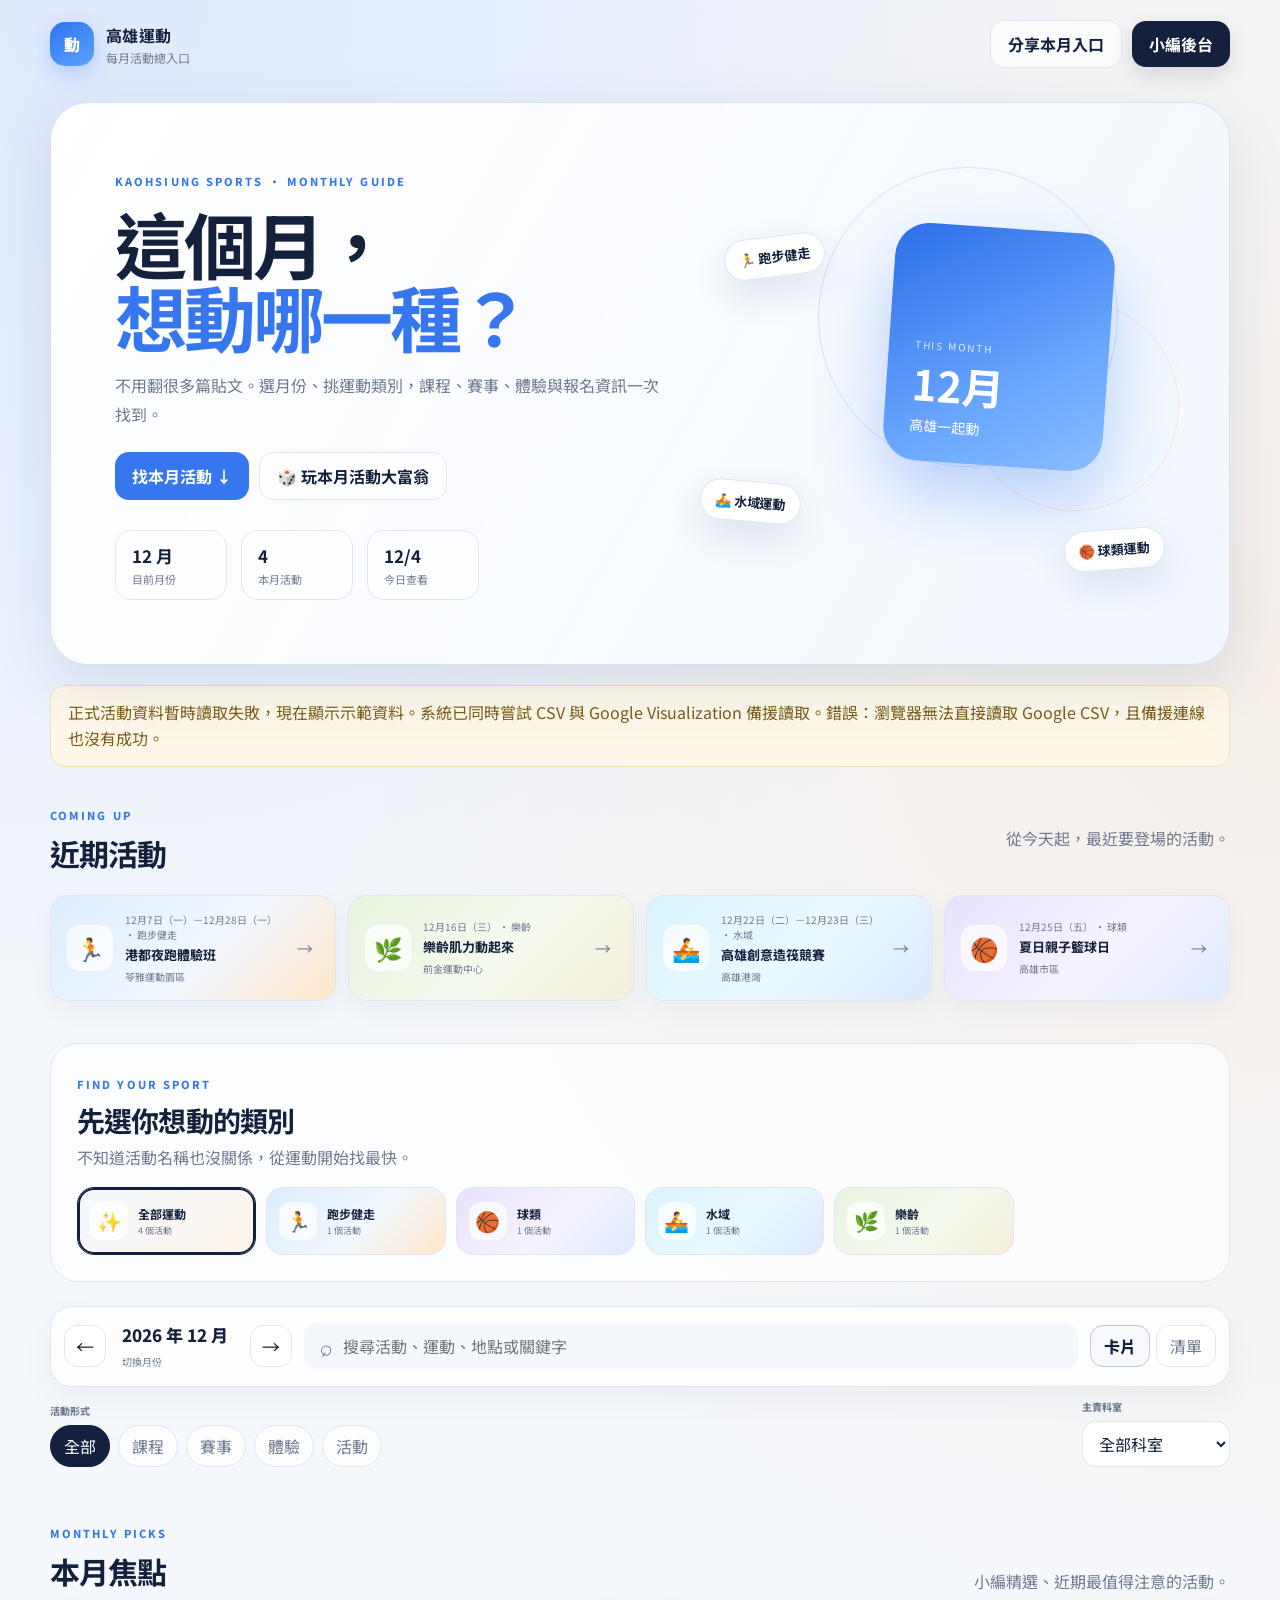
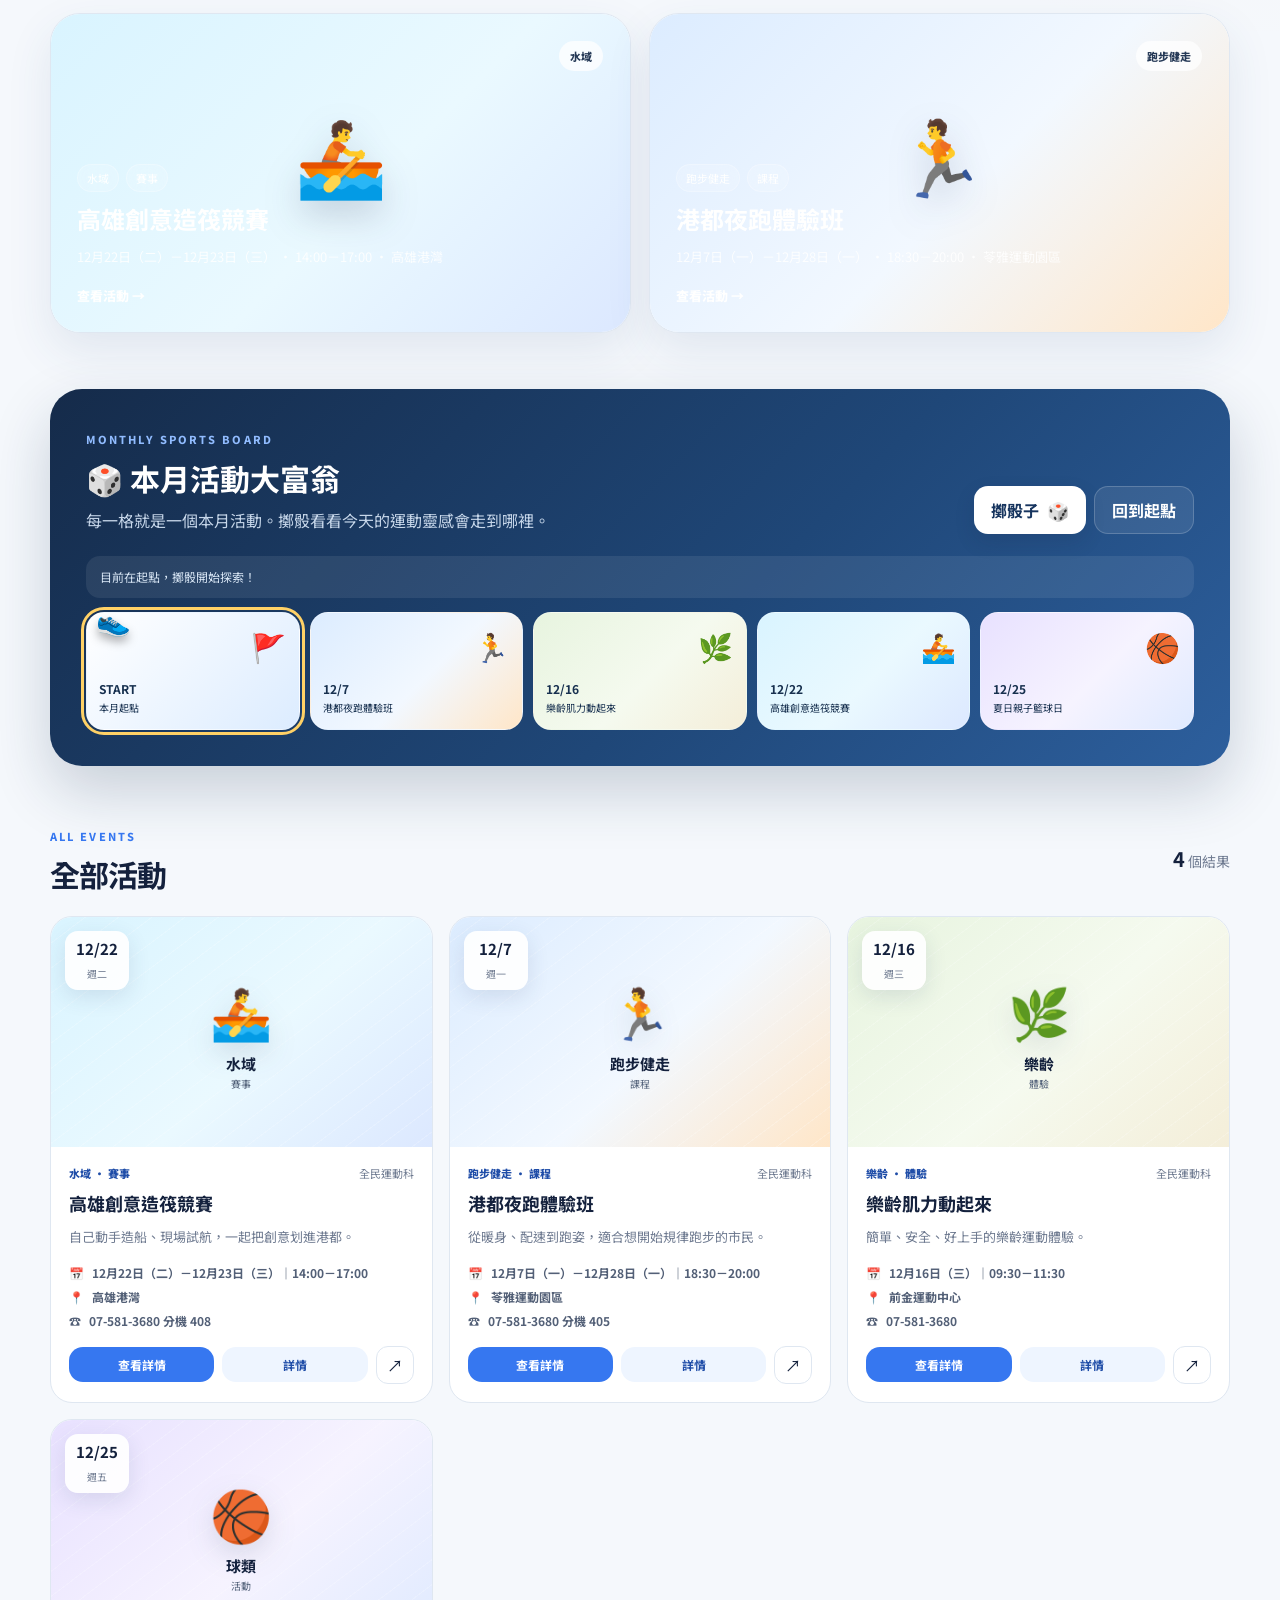
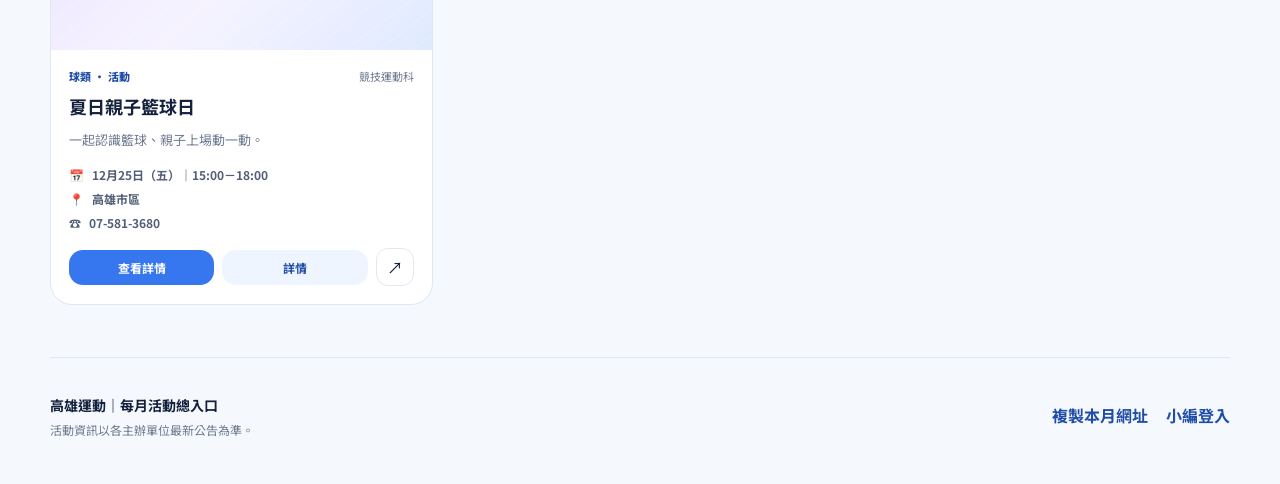
<file: index.html>
<!doctype html>
<html lang="zh-Hant">
<head>
  <meta charset="utf-8" />
  <meta name="viewport" content="width=device-width, initial-scale=1" />
  <meta name="theme-color" content="#f7fbff" />
  <meta name="description" content="高雄運動每月活動總入口：快速找最新活動、依運動類別篩選課程、賽事、體驗與報名資訊。" />
  <title>高雄運動｜每月活動總入口</title>
  <link rel="preconnect" href="https://fonts.googleapis.com" />
  <link rel="preconnect" href="https://fonts.gstatic.com" crossorigin />
  <link href="https://fonts.googleapis.com/css2?family=Noto+Sans+TC:wght@400;500;600;700;800;900&display=swap" rel="stylesheet" />
  <link rel="stylesheet" href="styles.css" />
</head>
<body>
  <div class="page-shell">
    <header class="site-header">
      <a class="brand" href="./" aria-label="回到活動總入口首頁">
        <span class="brand-mark" aria-hidden="true">動</span>
        <span><strong>高雄運動</strong><small>每月活動總入口</small></span>
      </a>
      <div class="header-actions">
        <button id="copyHubBtn" class="button button-ghost" type="button">分享本月入口</button>
        <a id="adminLink" class="button button-dark" href="admin.html">小編後台</a>
      </div>
    </header>

    <main>
      <section class="hero" aria-labelledby="heroTitle">
        <div class="hero-copy">
          <span class="eyebrow">KAOHSIUNG SPORTS · MONTHLY GUIDE</span>
          <h1 id="heroTitle">這個月，<br><span>想動哪一種？</span></h1>
          <p>不用翻很多篇貼文。選月份、挑運動類別，課程、賽事、體驗與報名資訊一次找到。</p>
          <div class="hero-actions">
            <button id="heroBrowseBtn" class="button button-primary" type="button">找本月活動 ↓</button>
            <button id="heroGameBtn" class="button button-ghost" type="button">🎲 玩本月活動大富翁</button>
          </div>
          <div class="hero-meta">
            <div><strong id="heroMonth">—</strong><span>目前月份</span></div>
            <div><strong id="heroCount">—</strong><span>本月活動</span></div>
            <div><strong id="heroUpdated">—</strong><span>今日查看</span></div>
          </div>
        </div>
        <div class="hero-art" aria-hidden="true">
          <div class="orbit orbit-one"></div><div class="orbit orbit-two"></div>
          <div class="sport-card sport-card-main"><span>THIS MONTH</span><strong id="heroCardMonth">—</strong><small>高雄一起動</small></div>
          <div class="floating-chip chip-run">🏃 跑步健走</div>
          <div class="floating-chip chip-water">🚣 水域運動</div>
          <div class="floating-chip chip-ball">🏀 球類運動</div>
        </div>
      </section>

      <section id="statusNotice" class="notice is-hidden" role="status"></section>

      <section id="latestSection" class="latest-section is-hidden" aria-labelledby="latestTitle">
        <div class="section-heading section-heading-row">
          <div><span class="eyebrow">COMING UP</span><h2 id="latestTitle">近期活動</h2></div>
          <p>從今天起，最近要登場的活動。</p>
        </div>
        <div id="latestRail" class="latest-rail"></div>
      </section>

      <section id="browseSection" class="browse-panel" aria-label="找活動">
        <div class="browse-head">
          <div><span class="eyebrow">FIND YOUR SPORT</span><h2>先選你想動的類別</h2><p>不知道活動名稱也沒關係，從運動開始找最快。</p></div>
          <button id="resetSportBtn" class="text-button is-hidden" type="button">清除運動類別</button>
        </div>
        <div id="sportFilters" class="sport-selector"></div>
      </section>

      <section class="toolbar" aria-label="活動篩選工具">
        <div class="month-nav">
          <button id="prevMonth" class="icon-button" type="button" aria-label="上個月">←</button>
          <button id="monthPickerBtn" class="month-display" type="button" aria-label="選擇月份"><span id="monthLabel">—</span><small>切換月份</small></button>
          <button id="nextMonth" class="icon-button" type="button" aria-label="下個月">→</button>
          <input id="monthPicker" type="month" class="visually-hidden" aria-label="選擇活動月份" />
        </div>
        <label class="search-box"><span aria-hidden="true">⌕</span><input id="searchInput" type="search" placeholder="搜尋活動、運動、地點或關鍵字" autocomplete="off" /></label>
        <div class="view-switch" role="group" aria-label="顯示模式">
          <button id="gridViewBtn" class="view-button is-active" type="button" aria-pressed="true">卡片</button>
          <button id="listViewBtn" class="view-button" type="button" aria-pressed="false">清單</button>
        </div>
      </section>

      <section class="filter-strip" aria-label="進階活動分類">
        <div class="filter-block"><span class="filter-label">活動形式</span><div id="typeFilters" class="chip-group"></div></div>
        <label class="department-control"><span>主責科室</span><select id="departmentFilter" class="select-control" aria-label="依科室篩選"><option value="">全部科室</option></select></label>
      </section>

      <section id="featuredSection" class="featured-section is-hidden" aria-labelledby="featuredTitle">
        <div class="section-heading"><div><span class="eyebrow">MONTHLY PICKS</span><h2 id="featuredTitle">本月焦點</h2></div><p>小編精選、近期最值得注意的活動。</p></div>
        <div id="featuredGrid" class="featured-grid"></div>
      </section>

      <section id="monopolySection" class="monopoly-section" aria-labelledby="monopolyTitle">
        <div class="monopoly-head">
          <div><span class="eyebrow">MONTHLY SPORTS BOARD</span><h2 id="monopolyTitle">🎲 本月活動大富翁</h2><p>每一格就是一個本月活動。擲骰看看今天的運動靈感會走到哪裡。</p></div>
          <div class="dice-actions"><button id="rollDiceBtn" class="button button-dark" type="button">擲骰子 <strong id="diceFace">🎲</strong></button><button id="resetBoardBtn" class="button button-ghost" type="button">回到起點</button></div>
        </div>
        <div id="boardMessage" class="board-message">目前在起點，擲骰開始探索！</div>
        <div id="monopolyBoard" class="monopoly-board" aria-live="polite"></div>
      </section>

      <section class="activities-section" aria-labelledby="activitiesTitle">
        <div class="section-heading section-heading-row"><div><span class="eyebrow">ALL EVENTS</span><h2 id="activitiesTitle">全部活動</h2></div><div class="result-count"><strong id="resultCount">0</strong> 個結果</div></div>
        <div id="activeFilterSummary" class="active-filter-summary is-hidden"></div>
        <div id="activityGrid" class="activity-grid"></div>
        <div id="emptyState" class="empty-state is-hidden"><div class="empty-icon">◌</div><h3>這個條件目前沒有活動</h3><p>換個月份、運動類別或搜尋關鍵字看看。</p><button id="resetFiltersBtn" class="button button-dark" type="button">清除全部篩選</button></div>
      </section>
    </main>

    <footer class="site-footer"><div><strong>高雄運動｜每月活動總入口</strong><p>活動資訊以各主辦單位最新公告為準。</p></div><div class="footer-actions"><button id="footerCopyBtn" class="text-button" type="button">複製本月網址</button><a class="text-button" href="admin.html">小編登入</a></div></footer>
  </div>

  <dialog id="detailDialog" class="detail-dialog"><button id="closeDialogBtn" class="dialog-close" type="button" aria-label="關閉">×</button><div id="detailContent"></div></dialog>
  <div id="toast" class="toast" role="status" aria-live="polite"></div>
  <script src="config.js"></script><script src="app.js"></script>
</body>
</html>
</file>
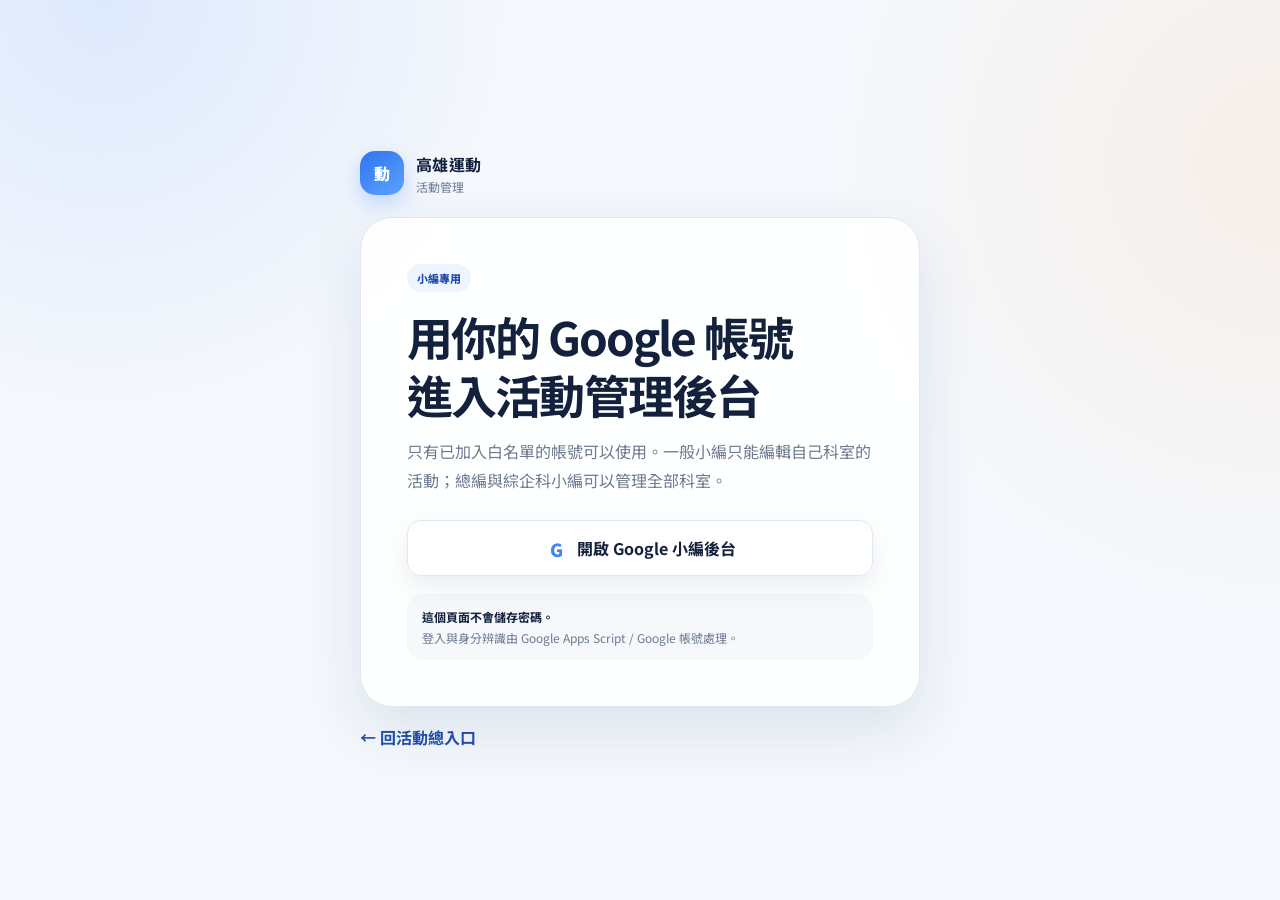
<file: admin.html>
<!doctype html>
<html lang="zh-Hant">
<head>
  <meta charset="utf-8" />
  <meta name="viewport" content="width=device-width, initial-scale=1" />
  <title>小編後台｜高雄運動活動總入口</title>
  <link rel="preconnect" href="https://fonts.googleapis.com" />
  <link rel="preconnect" href="https://fonts.gstatic.com" crossorigin />
  <link href="https://fonts.googleapis.com/css2?family=Noto+Sans+TC:wght@400;500;600;700;800&display=swap" rel="stylesheet" />
  <link rel="stylesheet" href="styles.css" />
</head>
<body class="admin-gateway-body">
  <main class="admin-gateway">
    <a class="brand" href="index.html">
      <span class="brand-mark" aria-hidden="true">動</span>
      <span><strong>高雄運動</strong><small>活動管理</small></span>
    </a>

    <section class="gateway-card">
      <div class="gateway-badge">小編專用</div>
      <h1>用你的 Google 帳號<br>進入活動管理後台</h1>
      <p>只有已加入白名單的帳號可以使用。一般小編只能編輯自己科室的活動；總編與綜企科小編可以管理全部科室。</p>

      <a id="openAdminBtn" class="button button-google" href="#" rel="noopener">
        <span class="google-g" aria-hidden="true">G</span>
        開啟 Google 小編後台
      </a>

      <div class="gateway-note">
        <strong>這個頁面不會儲存密碼。</strong>
        <span>登入與身分辨識由 Google Apps Script / Google 帳號處理。</span>
      </div>
    </section>

    <a class="text-button gateway-back" href="index.html">← 回活動總入口</a>
  </main>

  <script src="config.js"></script>
  <script>
    const button = document.getElementById('openAdminBtn');
    const url = (window.ACTIVITY_HUB_CONFIG && window.ACTIVITY_HUB_CONFIG.ADMIN_WEBAPP_URL || '').trim();
    if (url) {
      button.href = url;
      button.target = '_blank';
    } else {
      button.addEventListener('click', (event) => {
        event.preventDefault();
        alert('尚未設定 ADMIN_WEBAPP_URL。請依壓縮檔內 README 完成 Google Apps Script 部署後，再把網址貼到 config.js。');
      });
    }
  </script>
</body>
</html>
</file>
<file: styles.css>
:root {
  --bg: #f5f8fc;
  --surface: #ffffff;
  --surface-soft: #eef5ff;
  --ink: #14213d;
  --muted: #6e7a90;
  --line: #dfe7f1;
  --blue: #3677f0;
  --blue-deep: #1f4da8;
  --orange: #ff9c4a;
  --green: #3f9f78;
  --shadow: 0 22px 60px rgba(35, 73, 130, .12);
  --radius-xl: 30px;
  --radius-lg: 22px;
  --radius-md: 16px;
}

* { box-sizing: border-box; }
html { scroll-behavior: smooth; }
body {
  margin: 0;
  font-family: "Noto Sans TC", system-ui, -apple-system, BlinkMacSystemFont, "Segoe UI", sans-serif;
  color: var(--ink);
  background:
    radial-gradient(circle at 8% 0%, rgba(99, 155, 255, .16), transparent 28%),
    radial-gradient(circle at 100% 18%, rgba(255, 171, 92, .12), transparent 30%),
    var(--bg);
}
a { color: inherit; text-decoration: none; }
button, input, select, textarea { font: inherit; }
button, a { -webkit-tap-highlight-color: transparent; }
button { color: inherit; }

.page-shell { width: min(1180px, calc(100% - 36px)); margin: 0 auto; }
.site-header {
  min-height: 88px;
  display: flex;
  align-items: center;
  justify-content: space-between;
  gap: 20px;
}
.brand { display: inline-flex; align-items: center; gap: 12px; }
.brand-mark {
  display: grid; place-items: center;
  width: 44px; height: 44px;
  border-radius: 15px;
  background: linear-gradient(145deg, #2f74ef, #5ca2ff);
  color: white; font-weight: 900;
  box-shadow: 0 8px 20px rgba(54, 119, 240, .26);
}
.brand strong { display: block; font-size: 16px; letter-spacing: .03em; }
.brand small { display: block; color: var(--muted); margin-top: 2px; font-size: 12px; }
.header-actions { display: flex; align-items: center; gap: 10px; }

.button {
  border: 0;
  border-radius: 14px;
  padding: 11px 17px;
  display: inline-flex;
  align-items: center;
  justify-content: center;
  gap: 8px;
  font-weight: 700;
  cursor: pointer;
  transition: transform .18s ease, box-shadow .18s ease, background .18s ease;
}
.button:hover { transform: translateY(-1px); }
.button-dark { background: var(--ink); color: white; box-shadow: 0 8px 20px rgba(20, 33, 61, .14); }
.button-ghost { background: rgba(255,255,255,.7); color: var(--ink); border: 1px solid var(--line); }
.button-primary { background: var(--blue); color: white; }
.button-soft { background: var(--surface-soft); color: var(--blue-deep); }
.button-google { width: 100%; background: white; border: 1px solid var(--line); box-shadow: 0 10px 28px rgba(45, 72, 120, .10); padding: 15px 20px; }
.google-g { display: grid; place-items: center; width: 24px; height: 24px; border-radius: 50%; color: #4285f4; font-size: 18px; font-weight: 900; }
.text-button { border: 0; background: transparent; color: var(--blue-deep); cursor: pointer; font-weight: 700; padding: 0; }

.hero {
  position: relative;
  overflow: hidden;
  min-height: 420px;
  margin-top: 14px;
  border-radius: 38px;
  padding: clamp(30px, 5vw, 68px);
  display: grid;
  grid-template-columns: 1.08fr .92fr;
  gap: 30px;
  background:
    linear-gradient(120deg, rgba(255,255,255,.98), rgba(241,247,255,.94)),
    white;
  border: 1px solid rgba(213, 226, 242, .9);
  box-shadow: var(--shadow);
}
.hero-copy { position: relative; z-index: 2; align-self: center; }
.eyebrow { display: inline-block; font-size: 11px; letter-spacing: .19em; font-weight: 800; color: var(--blue); }
.hero h1 { margin: 15px 0 18px; font-size: clamp(42px, 6vw, 72px); line-height: 1.02; letter-spacing: -.045em; }
.hero h1 span { color: var(--blue); }
.hero p { max-width: 610px; margin: 0; color: var(--muted); line-height: 1.8; font-size: 16px; }
.hero-meta { display: flex; flex-wrap: wrap; gap: 14px; margin-top: 30px; }
.hero-meta > div { min-width: 112px; padding: 12px 16px; border-radius: 16px; background: rgba(255,255,255,.74); border: 1px solid var(--line); }
.hero-meta strong { display: block; font-size: 17px; }
.hero-meta span { display: block; color: var(--muted); font-size: 11px; margin-top: 3px; }

.hero-art { position: relative; min-height: 290px; }
.orbit { position: absolute; border: 1px solid rgba(54,119,240,.18); border-radius: 50%; }
.orbit-one { width: 300px; height: 300px; right: 10%; top: 0; }
.orbit-two { width: 210px; height: 210px; right: -3%; top: 31%; border-color: rgba(255,156,74,.2); }
.sport-card {
  position: absolute; right: 12%; top: 14%; width: 220px; aspect-ratio: 1 / 1.08;
  border-radius: 34px; padding: 26px;
  display: flex; flex-direction: column; justify-content: flex-end;
  color: white;
  background: linear-gradient(150deg, #2d6ee8, #6aa8ff 66%, #8bbcff);
  box-shadow: 0 30px 70px rgba(47, 116, 239, .32);
  transform: rotate(4deg);
}
.sport-card span { font-size: 10px; letter-spacing: .19em; opacity: .82; }
.sport-card strong { font-size: 42px; line-height: 1.15; margin: 7px 0; }
.sport-card small { font-size: 14px; }
.floating-chip {
  position: absolute; z-index: 3; padding: 10px 14px; border-radius: 999px;
  background: white; border: 1px solid var(--line); box-shadow: 0 15px 35px rgba(44, 78, 130, .13);
  font-size: 13px; font-weight: 700;
}
.chip-run { left: 6%; top: 16%; transform: rotate(-7deg); }
.chip-water { left: 1%; bottom: 18%; transform: rotate(5deg); }
.chip-class { right: 0; bottom: 7%; transform: rotate(-4deg); }

.toolbar {
  margin: 24px 0 12px;
  padding: 13px;
  border-radius: 22px;
  background: rgba(255,255,255,.86);
  border: 1px solid var(--line);
  box-shadow: 0 12px 30px rgba(61, 87, 127, .06);
  display: grid;
  grid-template-columns: auto 1fr auto;
  gap: 12px;
  align-items: center;
  backdrop-filter: blur(14px);
}
.month-nav { display: flex; align-items: center; gap: 7px; }
.icon-button, .view-button {
  border: 1px solid var(--line); background: white; cursor: pointer; border-radius: 13px; min-height: 42px;
}
.icon-button { width: 42px; font-size: 18px; }
.month-display { border: 0; background: transparent; cursor: pointer; min-width: 130px; text-align: left; padding: 2px 9px; }
.month-display span { display: block; font-size: 17px; font-weight: 800; }
.month-display small { color: var(--muted); font-size: 10px; }
.search-box { min-height: 46px; border-radius: 14px; background: #f4f7fb; display: flex; align-items: center; gap: 10px; padding: 0 14px; }
.search-box span { color: var(--muted); font-size: 22px; transform: rotate(-15deg); }
.search-box input { width: 100%; border: 0; outline: 0; background: transparent; color: var(--ink); }
.view-switch { display: flex; gap: 6px; }
.view-button { padding: 0 13px; color: var(--muted); }
.view-button.is-active { color: var(--ink); border-color: #b9c8da; background: #f7f9fc; font-weight: 800; }

.filter-strip { display: flex; justify-content: space-between; align-items: center; gap: 14px; margin-bottom: 34px; }
.chip-group { display: flex; flex-wrap: wrap; gap: 8px; }
.filter-chip { border: 1px solid var(--line); background: rgba(255,255,255,.8); color: var(--muted); border-radius: 999px; padding: 8px 13px; cursor: pointer; }
.filter-chip.is-active { background: var(--ink); color: white; border-color: var(--ink); }
.select-control { border: 1px solid var(--line); border-radius: 13px; background: white; color: var(--ink); padding: 9px 34px 9px 12px; }

.notice { margin: 20px 0; padding: 14px 17px; border-radius: 15px; background: #fff8e9; border: 1px solid #f3dfb5; color: #7d5c19; line-height: 1.6; }
.is-hidden { display: none !important; }

.featured-section, .activities-section { margin: 52px 0; }
.section-heading { display: flex; align-items: end; justify-content: space-between; gap: 24px; margin-bottom: 20px; }
.section-heading h2 { margin: 6px 0 0; font-size: 30px; letter-spacing: -.03em; }
.section-heading p { color: var(--muted); margin: 0; }
.section-heading-row { align-items: center; }
.result-count { color: var(--muted); font-size: 14px; }
.result-count strong { color: var(--ink); font-size: 20px; }

.featured-grid { display: grid; grid-template-columns: repeat(2, 1fr); gap: 18px; }
.feature-card {
  min-height: 320px; border-radius: var(--radius-xl); overflow: hidden; position: relative;
  background: var(--surface); border: 1px solid var(--line); box-shadow: 0 18px 45px rgba(48, 78, 127, .10);
}
.feature-image { position: absolute; inset: 0; background-size: cover; background-position: center; }
.feature-image::after { content: ""; position: absolute; inset: 0; background: linear-gradient(180deg, rgba(10,23,48,.06), rgba(10,23,48,.78)); }
.feature-fallback { position: absolute; inset: 0; background: linear-gradient(140deg, #427ef0, #72b1ff 52%, #f2a35f); }
.feature-content { position: absolute; z-index: 2; left: 0; right: 0; bottom: 0; padding: 26px; color: white; }
.feature-tags { display: flex; flex-wrap: wrap; gap: 7px; margin-bottom: 10px; }
.feature-tags span { background: rgba(255,255,255,.16); border: 1px solid rgba(255,255,255,.26); padding: 5px 9px; border-radius: 999px; font-size: 11px; backdrop-filter: blur(10px); }
.feature-content h3 { margin: 0 0 10px; font-size: 24px; line-height: 1.4; }
.feature-content p { margin: 0; color: rgba(255,255,255,.84); font-size: 13px; line-height: 1.65; }
.feature-action { margin-top: 18px; display: inline-flex; color: white; font-weight: 800; font-size: 13px; }

.activity-grid { display: grid; grid-template-columns: repeat(3, 1fr); gap: 16px; }
.activity-grid.is-list { grid-template-columns: 1fr; }
.activity-card {
  overflow: hidden; border-radius: var(--radius-lg); background: var(--surface); border: 1px solid var(--line);
  transition: transform .2s ease, box-shadow .2s ease, border-color .2s ease;
}
.activity-card:hover { transform: translateY(-3px); box-shadow: 0 18px 42px rgba(44, 75, 122, .10); border-color: #cbd9e9; }
.card-image { aspect-ratio: 1.65 / 1; background: linear-gradient(135deg, #dceaff, #f4f8ff 55%, #ffead9); background-size: cover; background-position: center; position: relative; }
.card-date-badge { position: absolute; top: 14px; left: 14px; min-width: 64px; padding: 7px 9px; border-radius: 13px; text-align: center; background: rgba(255,255,255,.92); box-shadow: 0 7px 22px rgba(43,67,108,.12); }
.card-date-badge strong { display: block; font-size: 15px; }
.card-date-badge small { color: var(--muted); font-size: 10px; }
.card-body { padding: 18px; }
.card-kicker { display: flex; justify-content: space-between; gap: 10px; color: var(--muted); font-size: 11px; margin-bottom: 9px; }
.card-kicker span:first-child { color: var(--blue-deep); font-weight: 800; }
.activity-card h3 { margin: 0; font-size: 18px; line-height: 1.45; }
.activity-card .summary { margin: 10px 0 15px; color: var(--muted); line-height: 1.7; font-size: 13px; display: -webkit-box; -webkit-line-clamp: 2; -webkit-box-orient: vertical; overflow: hidden; }
.card-meta { display: grid; gap: 7px; color: #536077; font-size: 12px; }
.card-meta span { display: flex; gap: 8px; align-items: flex-start; }
.card-actions { display: flex; align-items: center; gap: 8px; margin-top: 17px; }
.card-actions .button { flex: 1; padding: 9px 12px; font-size: 12px; }
.card-share { width: 38px; height: 38px; border: 1px solid var(--line); background: white; border-radius: 12px; cursor: pointer; }
.activity-grid.is-list .activity-card { display: grid; grid-template-columns: 210px 1fr; }
.activity-grid.is-list .card-image { aspect-ratio: auto; min-height: 210px; }
.activity-grid.is-list .card-body { display: grid; align-content: center; }

.empty-state { text-align: center; padding: 72px 20px; border-radius: var(--radius-xl); background: rgba(255,255,255,.7); border: 1px dashed #cbd7e5; }
.empty-icon { width: 54px; height: 54px; border-radius: 50%; display: grid; place-items: center; margin: 0 auto 14px; background: var(--surface-soft); color: var(--blue); font-size: 28px; }
.empty-state h3 { margin: 0 0 7px; }
.empty-state p { margin: 0 0 20px; color: var(--muted); }

.site-footer { border-top: 1px solid var(--line); padding: 34px 0 46px; display: flex; align-items: center; justify-content: space-between; gap: 24px; }
.site-footer strong { font-size: 14px; }
.site-footer p { color: var(--muted); margin: 5px 0 0; font-size: 12px; }
.footer-actions { display: flex; gap: 18px; }

.detail-dialog { width: min(720px, calc(100% - 28px)); border: 0; padding: 0; border-radius: 28px; box-shadow: 0 30px 100px rgba(14, 31, 61, .25); overflow: hidden; }
.detail-dialog::backdrop { background: rgba(12, 22, 40, .55); backdrop-filter: blur(4px); }
.dialog-close { position: absolute; right: 14px; top: 14px; z-index: 5; width: 38px; height: 38px; border: 0; border-radius: 50%; background: rgba(255,255,255,.9); cursor: pointer; font-size: 25px; }
.detail-cover { aspect-ratio: 2.2 / 1; background: linear-gradient(135deg, #d9e9ff, #fff0df); background-size: cover; background-position: center; }
.detail-body { padding: 26px; }
.detail-body h2 { margin: 7px 0 12px; font-size: 28px; line-height: 1.35; }
.detail-body p { color: var(--muted); line-height: 1.8; }
.detail-info { display: grid; grid-template-columns: repeat(2, 1fr); gap: 10px; margin: 20px 0; }
.detail-info > div { padding: 13px 14px; border-radius: 15px; background: #f5f8fc; }
.detail-info small { display: block; color: var(--muted); margin-bottom: 3px; }
.detail-info strong { font-size: 13px; }
.detail-actions { display: flex; flex-wrap: wrap; gap: 9px; margin-top: 22px; }

.toast { position: fixed; left: 50%; bottom: 28px; transform: translate(-50%, 20px); opacity: 0; pointer-events: none; z-index: 100; background: var(--ink); color: white; padding: 11px 16px; border-radius: 12px; font-size: 13px; transition: .2s ease; }
.toast.is-visible { opacity: 1; transform: translate(-50%, 0); }

.visually-hidden { position: absolute !important; width: 1px; height: 1px; padding: 0; margin: -1px; overflow: hidden; clip: rect(0,0,0,0); white-space: nowrap; border: 0; }

.admin-gateway-body { min-height: 100vh; display: grid; place-items: center; padding: 28px; }
.admin-gateway { width: min(560px, 100%); }
.admin-gateway > .brand { margin-bottom: 22px; }
.gateway-card { background: rgba(255,255,255,.94); border: 1px solid var(--line); border-radius: 32px; padding: clamp(28px, 5vw, 46px); box-shadow: var(--shadow); }
.gateway-badge { display: inline-block; color: var(--blue-deep); background: var(--surface-soft); border-radius: 999px; padding: 6px 10px; font-size: 11px; font-weight: 800; }
.gateway-card h1 { margin: 16px 0 14px; font-size: clamp(30px, 6vw, 46px); line-height: 1.25; letter-spacing: -.04em; }
.gateway-card > p { margin: 0 0 25px; color: var(--muted); line-height: 1.8; }
.gateway-note { margin-top: 18px; border-radius: 16px; background: #f6f8fb; padding: 13px 15px; font-size: 12px; line-height: 1.6; }
.gateway-note strong, .gateway-note span { display: block; }
.gateway-note span { color: var(--muted); margin-top: 2px; }
.gateway-back { display: inline-block; margin-top: 18px; }

@media (max-width: 900px) {
  .hero { grid-template-columns: 1fr; }
  .hero-art { min-height: 260px; }
  .toolbar { grid-template-columns: 1fr; }
  .month-nav { justify-content: space-between; }
  .search-box { order: -1; }
  .view-switch { justify-self: end; }
  .featured-grid, .activity-grid { grid-template-columns: repeat(2, 1fr); }
}

@media (max-width: 640px) {
  .page-shell { width: min(100% - 22px, 1180px); }
  .site-header { min-height: 76px; }
  .header-actions .button-ghost { display: none; }
  .header-actions .button-dark { padding: 9px 12px; font-size: 12px; }
  .hero { min-height: auto; padding: 27px 22px 28px; border-radius: 28px; }
  .hero h1 { font-size: 42px; }
  .hero-art { min-height: 228px; }
  .sport-card { width: 170px; padding: 20px; right: 10%; }
  .sport-card strong { font-size: 32px; }
  .floating-chip { font-size: 11px; padding: 8px 10px; }
  .filter-strip { align-items: stretch; flex-direction: column; }
  .select-control { width: 100%; }
  .section-heading { align-items: flex-start; flex-direction: column; gap: 8px; }
  .featured-grid, .activity-grid { grid-template-columns: 1fr; }
  .activity-grid.is-list .activity-card { grid-template-columns: 1fr; }
  .activity-grid.is-list .card-image { min-height: 190px; }
  .detail-info { grid-template-columns: 1fr; }
  .site-footer { align-items: flex-start; flex-direction: column; }
  .footer-actions { flex-direction: column; gap: 10px; }
}

/* ===== 2026-08 usability refinement ===== */
.hero { min-height: 390px; }
.hero-actions { display:flex; flex-wrap:wrap; gap:10px; margin-top:24px; }
.chip-ball { right: 0; bottom: 7%; transform: rotate(-4deg); }

.latest-section { margin: 34px 0 42px; }
.latest-rail { display:grid; grid-template-columns:repeat(4,1fr); gap:12px; }
.latest-card { min-width:0; border:1px solid var(--line); border-radius:18px; background:#fff; padding:16px; text-align:left; display:grid; grid-template-columns:46px 1fr 22px; gap:12px; align-items:center; cursor:pointer; transition:.18s ease; box-shadow:0 9px 25px rgba(44,75,122,.05); }
.latest-card:hover { transform:translateY(-2px); border-color:#c7d7e9; box-shadow:0 14px 32px rgba(44,75,122,.09); }
.latest-icon { width:46px; height:46px; display:grid; place-items:center; border-radius:14px; font-size:23px; background:rgba(255,255,255,.7); border:1px solid rgba(255,255,255,.6); }
.latest-copy { min-width:0; }
.latest-copy small,.latest-copy strong,.latest-copy em { display:block; }
.latest-copy small { color:var(--muted); font-size:10px; margin-bottom:4px; }
.latest-copy strong { font-size:13px; line-height:1.45; white-space:nowrap; overflow:hidden; text-overflow:ellipsis; }
.latest-copy em { color:var(--muted); font-style:normal; font-size:10px; margin-top:4px; white-space:nowrap; overflow:hidden; text-overflow:ellipsis; }
.latest-arrow { color:var(--muted); }

.browse-panel { margin: 42px 0 20px; padding:26px; border-radius:28px; background:rgba(255,255,255,.74); border:1px solid var(--line); }
.browse-head { display:flex; justify-content:space-between; gap:20px; align-items:end; margin-bottom:18px; }
.browse-head h2 { margin:6px 0 5px; font-size:28px; letter-spacing:-.03em; }
.browse-head p { margin:0; color:var(--muted); }
.sport-selector { display:grid; grid-template-columns:repeat(6,1fr); gap:10px; }
.sport-filter { min-width:0; border:1px solid var(--line); border-radius:17px; background:#fff; padding:14px 12px; display:flex; align-items:center; gap:10px; cursor:pointer; text-align:left; transition:.18s ease; }
.sport-filter:hover { transform:translateY(-2px); box-shadow:0 10px 25px rgba(44,75,122,.08); }
.sport-filter.is-active { border-color:var(--ink); box-shadow:0 0 0 2px var(--ink) inset; }
.sport-filter-icon { width:38px; height:38px; border-radius:12px; display:grid; place-items:center; background:rgba(255,255,255,.75); font-size:20px; flex:0 0 auto; }
.sport-filter strong,.sport-filter small { display:block; }
.sport-filter strong { font-size:12px; white-space:nowrap; overflow:hidden; text-overflow:ellipsis; }
.sport-filter small { color:var(--muted); font-size:9px; margin-top:2px; }

.filter-strip { align-items:flex-end; }
.filter-block { display:grid; gap:7px; }
.filter-label,.department-control>span { color:var(--muted); font-size:10px; font-weight:800; }
.department-control { display:grid; gap:7px; }
.active-filter-summary { display:flex; align-items:center; flex-wrap:wrap; gap:10px; margin:-6px 0 16px; padding:10px 13px; border-radius:14px; background:#eef5ff; color:#35506f; font-size:11px; }
.active-filter-summary span { color:var(--blue-deep); font-weight:800; }
.active-filter-summary button { margin-left:auto; border:0; background:transparent; color:var(--blue-deep); font-weight:800; cursor:pointer; }

.card-image { overflow:hidden; }
.card-image.has-photo::after { content:""; position:absolute; inset:0; background:linear-gradient(180deg,rgba(10,23,48,.02),rgba(10,23,48,.13)); pointer-events:none; }
.visual-sport-tag { position:absolute; right:12px; bottom:12px; z-index:2; padding:6px 9px; border-radius:999px; background:rgba(255,255,255,.9); color:#22344f; font-size:10px; font-weight:800; box-shadow:0 7px 20px rgba(24,45,77,.12); }
.fallback-visual { display:grid; place-items:center; }
.fallback-pattern { position:absolute; inset:-30%; opacity:.22; background:repeating-linear-gradient(135deg,rgba(255,255,255,.9) 0 1px,transparent 1px 20px); transform:rotate(8deg); }
.fallback-sport { position:relative; z-index:1; display:grid; justify-items:center; text-align:center; }
.fallback-sport>span { font-size:50px; filter:drop-shadow(0 10px 14px rgba(33,56,92,.14)); }
.fallback-sport strong { margin-top:7px; font-size:15px; }
.fallback-sport small { margin-top:2px; color:#53627a; font-size:10px; }
.card-date-badge { z-index:3; }

/* fallback color families */
.sport-all { background:linear-gradient(135deg,#f4f8ff,#fff5e9); }
.sport-run { background:linear-gradient(135deg,#dcecff,#f2f8ff 55%,#ffe6c8); }
.sport-ball { background:linear-gradient(135deg,#e8e1ff,#f6f3ff 55%,#dfeaff); }
.sport-water { background:linear-gradient(135deg,#d9f4ff,#eaf9ff 55%,#dce8ff); }
.sport-bike { background:linear-gradient(135deg,#e7f5df,#f4faef 55%,#fff0d9); }
.sport-fitness { background:linear-gradient(135deg,#ffe2e0,#fff2ef 55%,#ffe9c8); }
.sport-senior { background:linear-gradient(135deg,#e7f4df,#f5faef 55%,#f4eed9); }
.sport-family { background:linear-gradient(135deg,#fff0cf,#fff8e7 55%,#e6edff); }
.sport-dance { background:linear-gradient(135deg,#ffe1f0,#fff2f8 55%,#e8e5ff); }
.sport-martial { background:linear-gradient(135deg,#e7e9ed,#f5f6f8 55%,#ffd9d9); }
.sport-outdoor { background:linear-gradient(135deg,#dff0e2,#eff8ef 55%,#e6e0c9); }
.sport-multi { background:linear-gradient(135deg,#e3e9ff,#f2f5ff 55%,#ffe9c8); }
.sport-other { background:linear-gradient(135deg,#ece8ff,#f8f5ff 55%,#e7f3ff); }

.feature-fallback { display:grid; place-items:center; }
.feature-fallback-icon { font-size:74px; transform:translateY(-20px); filter:drop-shadow(0 15px 18px rgba(20,40,80,.18)); }
.feature-fallback-label { position:absolute; top:27px; right:27px; padding:7px 11px; border-radius:999px; background:rgba(255,255,255,.75); color:#263a57; font-size:11px; font-weight:800; }

.monopoly-section { margin:56px 0; border-radius:32px; padding:clamp(22px,4vw,36px); background:linear-gradient(135deg,#152b4a,#1f4778 58%,#2d5f9d); color:white; box-shadow:0 25px 60px rgba(21,43,74,.2); overflow:hidden; }
.monopoly-head { display:flex; align-items:end; justify-content:space-between; gap:24px; }
.monopoly-head .eyebrow { color:#91bcff; }
.monopoly-head h2 { margin:7px 0 7px; font-size:30px; }
.monopoly-head p { margin:0; color:#c7d7ea; line-height:1.7; }
.dice-actions { display:flex; gap:8px; flex-wrap:wrap; justify-content:flex-end; }
.monopoly-section .button-dark { background:white; color:#17355f; }
.monopoly-section .button-ghost { background:rgba(255,255,255,.09); color:white; border-color:rgba(255,255,255,.19); }
.monopoly-section .button:disabled { opacity:.45; cursor:not-allowed; }
#diceFace { font-size:18px; }
.board-message { margin:22px 0 14px; min-height:42px; display:flex; align-items:center; gap:6px; padding:10px 14px; border-radius:14px; background:rgba(255,255,255,.08); color:#d8e6f5; font-size:12px; }
.board-message button { border:0; background:transparent; color:white; font-weight:900; text-decoration:underline; cursor:pointer; padding:0; }
.monopoly-board { display:grid; grid-template-columns:repeat(5,minmax(0,1fr)); gap:10px; }
.board-cell { min-height:118px; position:relative; border:1px solid rgba(255,255,255,.2); border-radius:18px; padding:14px 12px; color:#17304f; text-align:left; cursor:pointer; display:flex; flex-direction:column; justify-content:flex-end; overflow:visible; transition:.18s ease; }
button.board-cell:hover { transform:translateY(-3px); }
.board-start { background:linear-gradient(135deg,#fff,#dcecff); }
.board-cell-icon { font-size:28px; position:absolute; top:13px; right:13px; }
.board-cell strong { font-size:12px; }
.board-cell small { margin-top:4px; font-size:10px; line-height:1.4; display:-webkit-box; -webkit-line-clamp:2; -webkit-box-orient:vertical; overflow:hidden; }
.board-player { position:absolute; z-index:5; left:9px; top:-14px; font-size:28px; filter:drop-shadow(0 5px 5px rgba(0,0,0,.3)); animation:playerBounce .5s ease; }
.board-cell.is-current { outline:3px solid #ffd166; outline-offset:2px; }
@keyframes playerBounce { 0%{transform:translateY(-12px) scale(.8)} 60%{transform:translateY(3px) scale(1.1)} 100%{transform:none} }

.detail-badges { display:flex; gap:7px; flex-wrap:wrap; }
.detail-badges span { padding:6px 10px; border-radius:999px; background:#edf4ff; color:#31527d; font-size:10px; font-weight:800; }
.detail-fallback { display:grid; place-items:center; align-content:center; gap:7px; }
.detail-fallback span { font-size:74px; }
.detail-fallback strong { font-size:16px; color:#274363; }
.detail-info { grid-template-columns:repeat(3,1fr); }

@media (max-width: 1050px) {
  .latest-rail { grid-template-columns:repeat(2,1fr); }
  .sport-selector { grid-template-columns:repeat(4,1fr); }
  .monopoly-board { grid-template-columns:repeat(4,minmax(0,1fr)); }
}
@media (max-width: 720px) {
  .hero { padding:28px 22px; }
  .hero-actions .button { flex:1 1 180px; }
  .latest-rail { display:flex; overflow-x:auto; scroll-snap-type:x mandatory; padding-bottom:5px; }
  .latest-card { min-width:82%; scroll-snap-align:start; }
  .browse-panel { padding:20px 16px; border-radius:23px; }
  .browse-head { align-items:flex-start; flex-direction:column; }
  .sport-selector { display:flex; overflow-x:auto; padding-bottom:4px; scroll-snap-type:x mandatory; }
  .sport-filter { min-width:145px; scroll-snap-align:start; }
  .monopoly-head { align-items:flex-start; flex-direction:column; }
  .dice-actions { justify-content:flex-start; }
  .monopoly-board { grid-template-columns:repeat(3,minmax(0,1fr)); }
  .board-cell { min-height:105px; }
  .detail-info { grid-template-columns:1fr 1fr; }
  .filter-strip { align-items:stretch; }
}
@media (max-width: 480px) {
  .monopoly-board { grid-template-columns:repeat(2,minmax(0,1fr)); }
  .detail-info { grid-template-columns:1fr; }
  .card-actions { flex-wrap:wrap; }
  .card-actions .button { flex:1 1 42%; }
}
</file>
